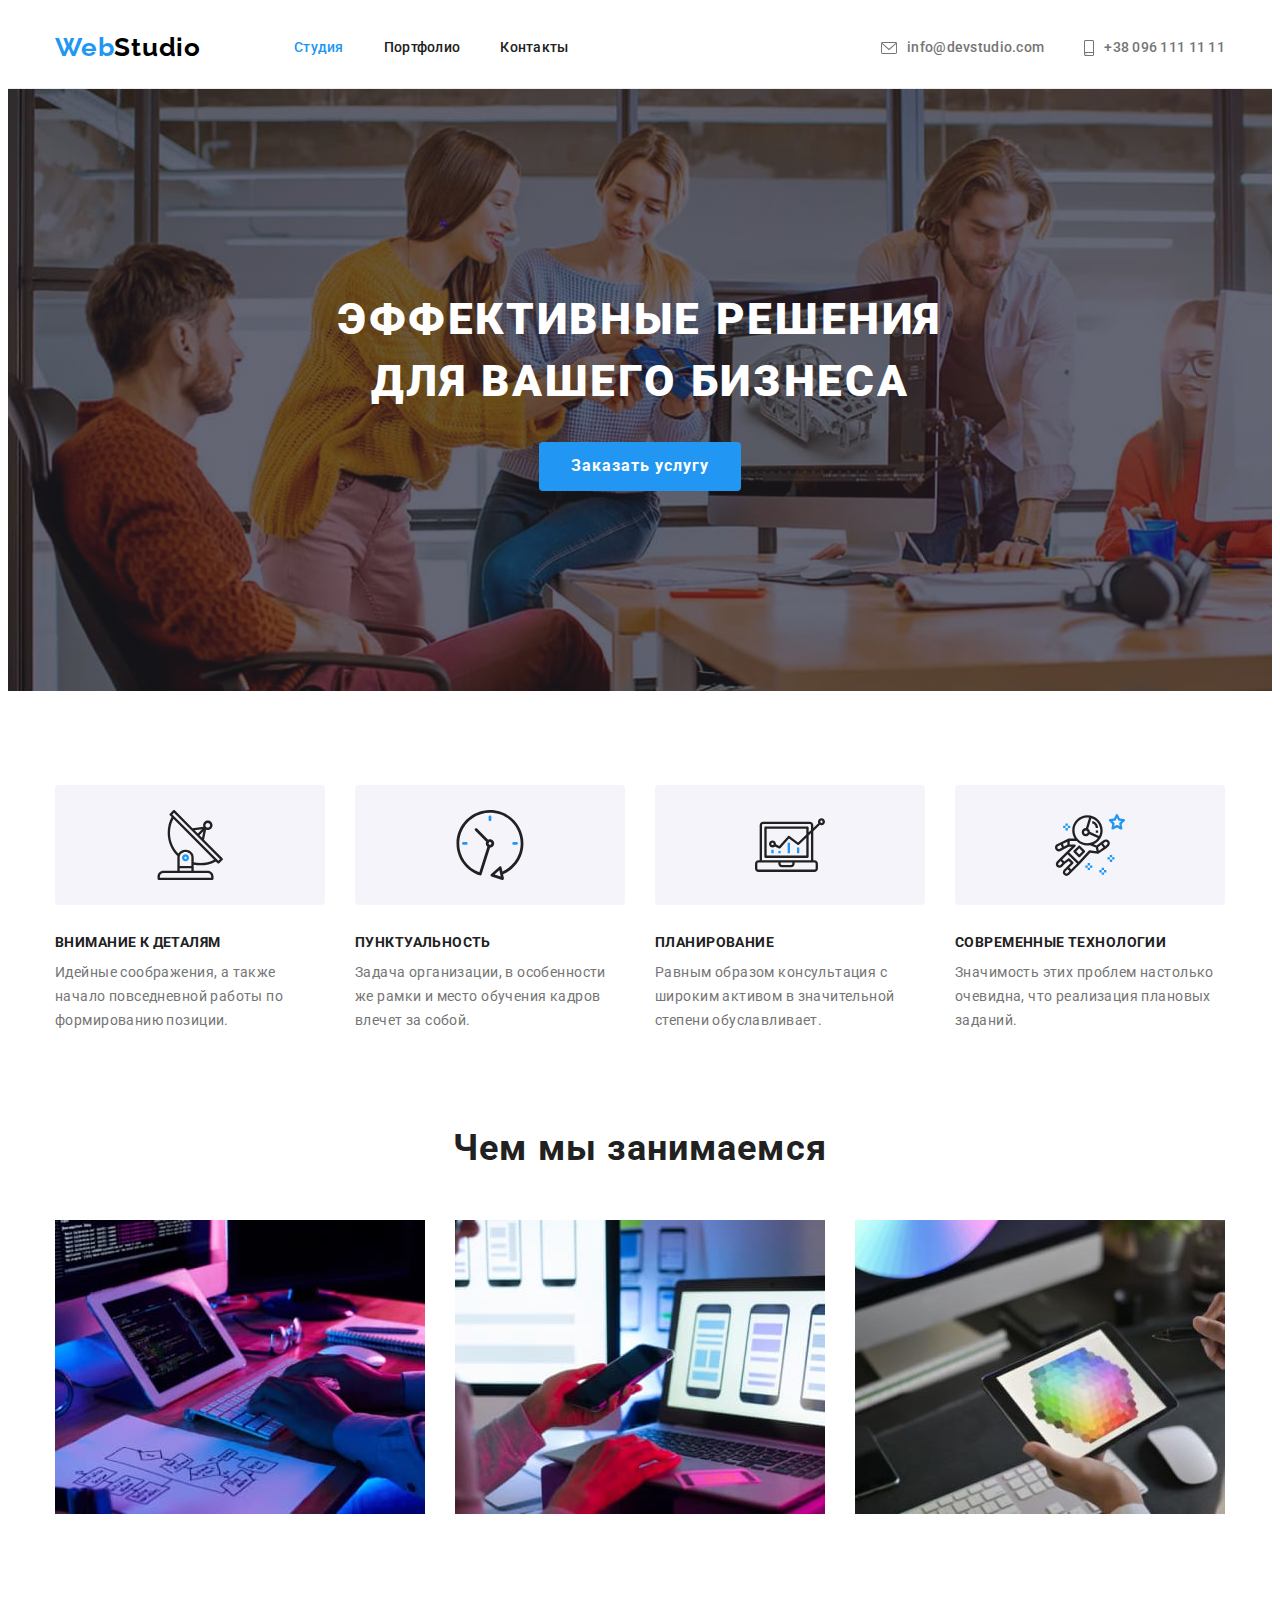
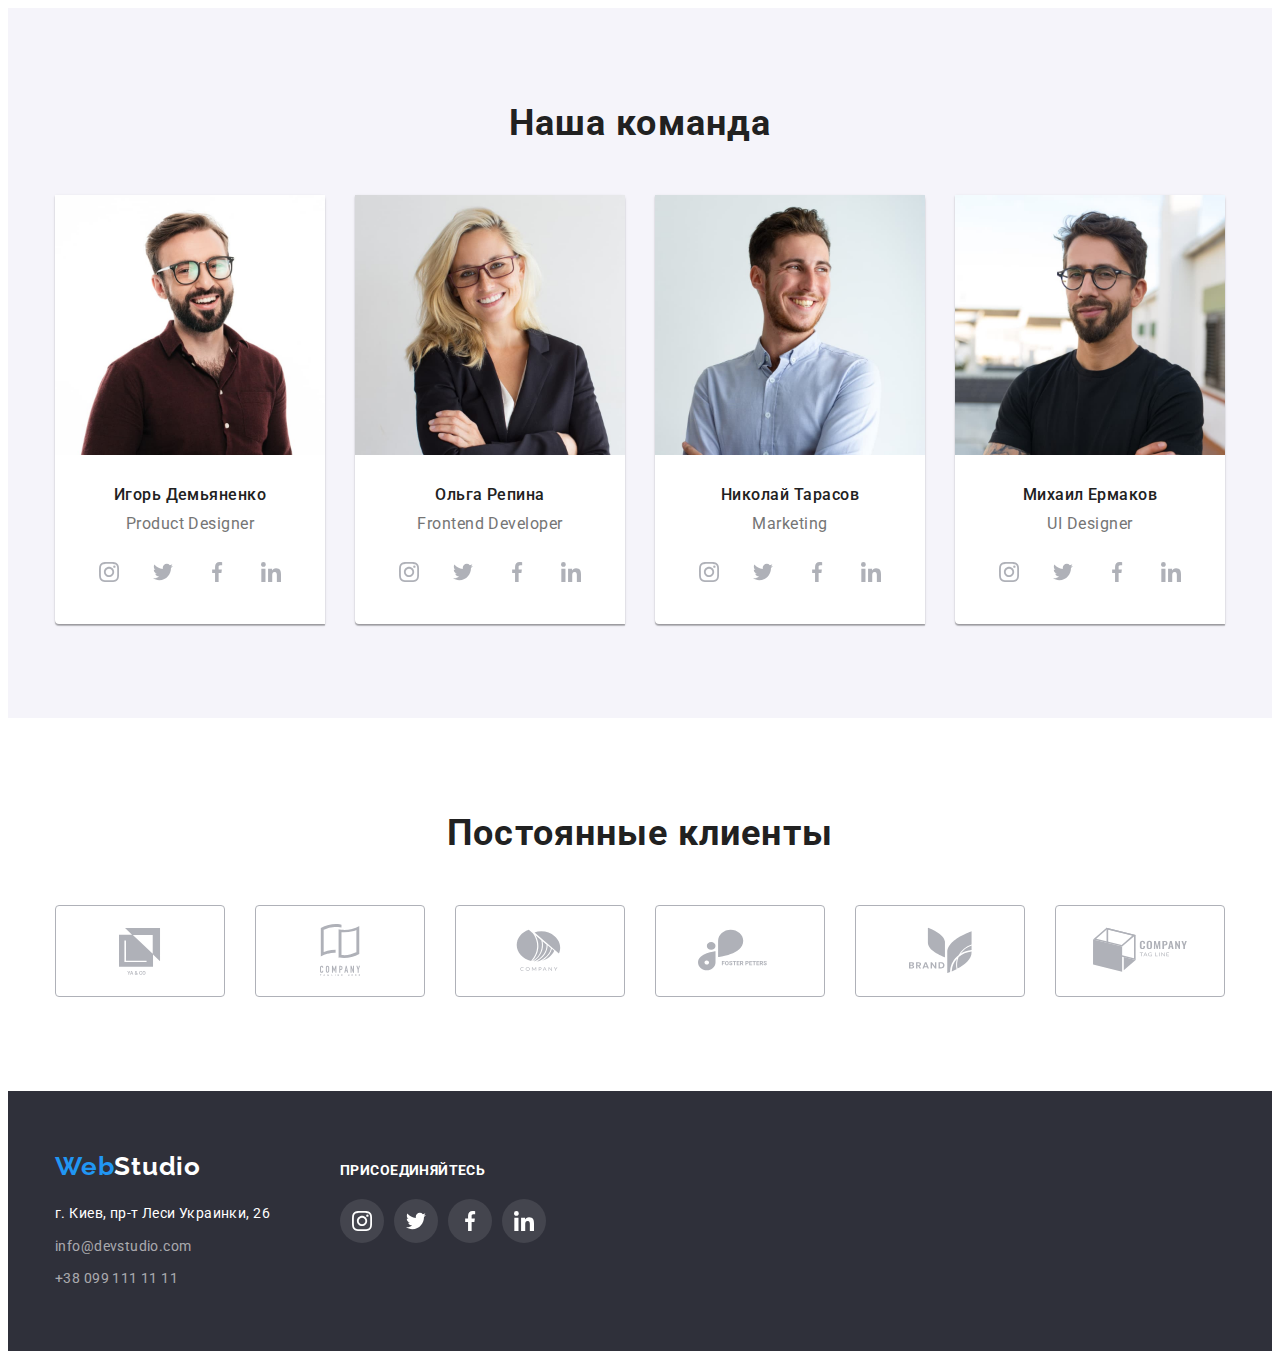
<file: index.html>
<!DOCTYPE html>
<html lang="ru">
<head>
    <meta charset="UTF-8">
    <meta http-equiv="X-UA-Compatible" content="IE=edge">
    <meta name="viewport" content="width=device-width, initial-scale=1.0">
    <title>Студия</title>
<link rel="preconnect" href="https://fonts.googleapis.com">
<link rel="preconnect" href="https://fonts.gstatic.com" crossorigin>
<link href="https://fonts.googleapis.com/css2?family=Raleway:wght@700&family=Roboto:wght@400;500;700;900&display=swap"
      rel="stylesheet">
<link rel="stylesheet" href="https://cdnjs.cloudflare.com/ajax/libs/modern-normalize/1.1.0/modern-normalize.min.css"
    integrity="sha512-wpPYUAdjBVSE4KJnH1VR1HeZfpl1ub8YT/NKx4PuQ5NmX2tKuGu6U/JRp5y+Y8XG2tV+wKQpNHVUX03MfMFn9Q=="
    crossorigin="anonymous" referrerpolicy="no-referrer" />
<link rel="stylesheet" href="./css/styles.css">
</head>
<body class="body">
<!-- header -->
<header class="header">
    <!-- навигация -->
        <div class="main-nav container">
            <nav class="navigation">
            <a href="./index.html" class="logo logo-h">Web<span class="logo-header">Studio</span></a>
            <ul class="site-nav">
                <li class="nav-item"><a href="./index.html" class="nav-link current">Студия</a></li>
                <li class="nav-item"><a href="./portfolio.html" class="nav-link">Портфолио</a></li>
                <li class="nav-item"><a href="/" class="nav-link">Контакты</a></li>
            </ul>
        </nav>
        <ul class="header-info">
            <li class="nav-item"><a href="mailto:info@devstudio.com" class="contacts-header">
            <svg class="contacts-ico" width="16" height="12">
                    <use href="./images/sprite.svg#icon-mail"></use>
                </svg>info@devstudio.com</a></li>
            <li class="nav-item"><a href="tel:+380961111111" class="contacts-header">
            <svg class="contacts-ico" width="10" height="16">
                    <use href="./images/sprite.svg#icon-smartphone"></use>
                </svg>+38 096 111 11 11</a></li>
        </ul>
    </div>
</header>  
    <main>
<!-- hero -->
<section class="hero">
        <h1 class="hero-title">Эффективные решения <br>для вашего бизнеса</h1>
        <button type="button" class="hero-button">Заказать услугу</button>
</section>
<!-- особенности -->
<section class="section section-feat">
<div class="container">
        <h2 class="vis-hiden">Особенности</h2>
        <ul class="features">
            <li class="title-txt">
                <div class="feat-ico">
                <svg class="feat-logo">
                    <use href="./images/sprite.svg#icon-group"></use>
                </svg>
            </div>
                <h3 class="title">Внимание к деталям</h3>
                <p class="text">Идейные соображения, а также начало повседневной работы по формированию позиции.</p>
            </li>
            <li class="title-txt">
                <div class="feat-ico">
                <svg class="feat-logo">
                    <use href="./images/sprite.svg#icon-clock"></use>
                </svg>
            </div>
                <h3 class="title">Пунктуальность</h3>
                <p class="text">Задача организации, в особенности же рамки и место обучения кадров влечет за собой.</p>
            </li>
            <li class="title-txt">
                <div class="feat-ico">
                <svg class="feat-logo">
                    <use href="./images/sprite.svg#icon-diagram"></use>
                </svg>
            </div>
                <h3 class="title">Планирование</h3>
                <p class="text">Равным образом консультация с широким активом в значительной степени обуславливает.</p>
            </li>
            <li class="title-txt">
                <div class="feat-ico">
                <svg class="feat-logo">
                    <use href="./images/sprite.svg#icon-astronaut"></use>
                </svg>
            </div>
                <h3 class="title">Современные технологии</h3>
                <p class="text">Значимость этих проблем настолько очевидна, что реализация плановых заданий.</p>
            </li>
        </ul>
</div>
</section>
<!-- чем мы занимаемся -->
<section class="section section-work">
        <div class="container">
            <h2 class="section-title">Чем мы занимаемся</h2>
            <ul class="work">
                <li class="work-list">
                    <img src="./images/programming.jpg" alt="Програмирование" width="370" />
                </li>
                <li class="work-list">
                    <img src="./images/development.jpg" alt="Разработка" width="370" />
                </li>
                <li class="work-list">
                    <img src="./images/design.jpg" alt="Дизайн" width="370" />
                </li>
            </ul>
        </div>
</section>
<!-- команда -->
<section class="section section-team">
    <div class="container">
        <h2 class="section-title">Наша команда</h2>
        <ul class="team">
            <li class="team-unit">
                <img src="./images/product_designer.jpg" alt="Игорь Демьяненко" width="370" />
                <div class="team-txt">
                    <h3 class="team-title">Игорь Демьяненко</h3>
                <p lang="en" class="team-post">Product Designer</p>
                <div class="soc-card">
                    <ul class="soc-btn">
                        <li class="soc-unit">
                            <a href="" class="soc-link">
                                <svg class="soc-logo">
                                    <use href="./images/sprite.svg#icon-instagram"></use>
                                </svg>
                            </a>
                        </li>
                        <li class="soc-unit">
                            <a href="" class="soc-link">
                                <svg class="soc-logo">
                                    <use href="./images/sprite.svg#icon-twitter"></use>
                                </svg>
                            </a>
                        </li>
                        <li class="soc-unit">
                            <a href="" class="soc-link">
                                <svg class="soc-logo">
                                    <use href="./images/sprite.svg#icon-facebook"></use>
                                </svg>
                            </a>
                        </li>
                        <li class="soc-unit">
                            <a href="" class="soc-link">
                                <svg class="soc-logo">
                                    <use href="./images/sprite.svg#icon-linkedin"></use>
                                </svg>
                            </a>
                        </li>
                    </ul>
                </div>
            </div>
            </li>
            <li class="team-unit">
                <img src="./images/frontend_developer.jpg" alt="Ольга Репина" width="370" />
                <div class="team-txt">
                    <h3 class="team-title">Ольга Репина</h3>
                <p lang="en" class="team-post">Frontend Developer</p>
                <div class="soc-card">
                    <ul class="soc-btn">
                        <li class="soc-unit">
                            <a href="" class="soc-link">
                                <svg class="soc-logo">
                                    <use href="./images/sprite.svg#icon-instagram"></use>
                                </svg>
                            </a>
                        </li>
                        <li class="soc-unit">
                            <a href="" class="soc-link">
                                <svg class="soc-logo">
                                    <use href="./images/sprite.svg#icon-twitter"></use>
                                </svg>
                            </a>
                        </li>
                        <li class="soc-unit">
                            <a href="" class="soc-link">
                                <svg class="soc-logo">
                                    <use href="./images/sprite.svg#icon-facebook"></use>
                                </svg>
                            </a>
                        </li>
                        <li class="soc-unit">
                            <a href="" class="soc-link">
                                <svg class="soc-logo">
                                    <use href="./images/sprite.svg#icon-linkedin"></use>
                                </svg>
                            </a>
                        </li>
                    </ul>
                </div>
                </div>
            </li>
            <li class="team-unit">
                <img src="./images/marketing.jpg" alt="Николай Тарасов" width="370" />
                <div class="team-txt">
                    <h3 class="team-title">Николай Тарасов</h3>
                <p lang="en" class="team-post">Marketing</p>
                <div class="soc-card">
                    <ul class="soc-btn">
                        <li class="soc-unit">
                            <a href="" class="soc-link">
                                <svg class="soc-logo">
                                    <use href="./images/sprite.svg#icon-instagram"></use>
                                </svg>
                            </a>
                        </li>
                        <li class="soc-unit">
                            <a href="" class="soc-link">
                                <svg class="soc-logo">
                                    <use href="./images/sprite.svg#icon-twitter"></use>
                                </svg>
                            </a>
                        </li>
                        <li class="soc-unit">
                            <a href="" class="soc-link">
                                <svg class="soc-logo">
                                    <use href="./images/sprite.svg#icon-facebook"></use>
                                </svg>
                            </a>
                        </li>
                        <li class="soc-unit">
                            <a href="" class="soc-link">
                                <svg class="soc-logo">
                                    <use href="./images/sprite.svg#icon-linkedin"></use>
                                </svg>
                            </a>
                        </li>
                    </ul>
                </div>
                </div>
            </li>
            <li class="team-unit">
                <img src="./images/ui_designer.jpg" alt="Михаил Ермаков" width="370" />
               <div class="team-txt">
                    <h3 class="team-title">Михаил Ермаков</h3>
                <p lang="en" class="team-post">UI Designer</p>
                <div class="soc-card">
                    <ul class="soc-btn">
                        <li class="soc-unit">
                            <a href="" class="soc-link">
                                <svg class="soc-logo">
                                    <use href="./images/sprite.svg#icon-instagram"></use>
                                </svg>
                            </a>
                        </li>
                        <li class="soc-unit">
                            <a href="" class="soc-link">
                                <svg class="soc-logo">
                                    <use href="./images/sprite.svg#icon-twitter"></use>
                                </svg>
                            </a>
                        </li>
                        <li class="soc-unit">
                            <a href="" class="soc-link">
                                <svg class="soc-logo">
                                    <use href="./images/sprite.svg#icon-facebook"></use>
                                </svg>
                            </a>
                        </li>
                        <li class="soc-unit">
                            <a href="" class="soc-link">
                                <svg class="soc-logo">
                                    <use href="./images/sprite.svg#icon-linkedin"></use>
                                </svg>
                            </a>
                        </li>
                    </ul>
                </div>
               </div>
            </li>
        </ul>
    </div>
    </section>
    <!-- клиенты -->
    <!-- список ссылок -->
    <section class="section section-client">
        <div class="container">
            <h2 class="section-title">Постоянные клиенты</h2>
            <ul class="clients">
                
                <li class="cl-unit">
                    <a href="" class="cl-link">
                <svg class="cl-logo">
                    <use href="./images/sprite.svg#icon-cl1"></use>
                </svg>
                </a>
                </li>

                <li class="cl-unit">
                    <a href="" class="cl-link">
                <svg class="cl-logo">
                    <use href="./images/sprite.svg#icon-cl2"></use>
                </svg>
                </a>
                </li>

                <li class="cl-unit">
                    <a href="" class="cl-link">
                <svg class="cl-logo">
                    <use href="./images/sprite.svg#icon-cl3"></use>
                </svg>
                </a>
                </li>

                <li class="cl-unit">
                    <a href="" class="cl-link">
                <svg class="cl-logo">
                    <use href="./images/sprite.svg#icon-cl4"></use>
                </svg>
                </a>
                </li>

                <li class="cl-unit">
                    <a href="" class="cl-link">
                <svg class="cl-logo">
                    <use href="./images/sprite.svg#icon-cl5"></use>
                </svg>
                </a>
                </li>

                <li class="cl-unit">
                    <a href="" class="cl-link">
                <svg class="cl-logo">
                    <use href="./images/sprite.svg#icon-cl6"></use>
                </svg>
                </a>
                </li>
            </ul>
        </div>
    </section>
</main>
<!-- footer -->
<footer class="page-footer">
    <div class="footer container">
<div class="contacts-ft">
        <a href="./index.html" class="logo logo-f">Web<span class="logo-footer">Studio</span></a>
        <address>
            <ul class="footer-info">
                <li class="footer-item"><a href="https://goo.gl/maps/7974E7wmpm6zUWJ98" class="contacts-footer location">г.
                        Киев, пр-т Леси
                        Украинки, 26</a>
                </li>
                <li class="footer-item"><a href="mailto:info@devstudio.com" class="contacts-footer">info@devstudio.com</a></li>
                <li class="footer-item"><a href="tel:+380991111111" class="contacts-footer">+38 099 111 11 11</a></li>
            </ul>
        </address>
</div>
        <div class="soc-card-ft">
            <p class="soc-title-ft">присоединяйтесь</p>
            <ul class="soc-btn-ft">
                <li class="soc-unit-ft">
                    <a href="" class="soc-link-ft">
                        <svg class="soc-logo-ft">
                            <use href="./images/sprite.svg#icon-instagram"></use>
                        </svg>
                    </a>
                </li>
                <li class="soc-unit-ft">
                    <a href="" class="soc-link-ft">
                        <svg class="soc-logo-ft">
                            <use href="./images/sprite.svg#icon-twitter"></use>
                        </svg>
                    </a>
                </li>
                <li class="soc-unit-ft">
                    <a href="" class="soc-link-ft">
                        <svg class="soc-logo-ft">
                            <use href="./images/sprite.svg#icon-facebook"></use>
                        </svg>
                    </a>
                </li>
                <li class="soc-unit-ft">
                    <a href="" class="soc-link-ft">
                        <svg class="soc-logo-ft">
                            <use href="./images/sprite.svg#icon-linkedin"></use>
                        </svg>
                    </a>
                </li>
            </ul>
        </div>
    </div>
</footer>
</body>

</html>
</file>
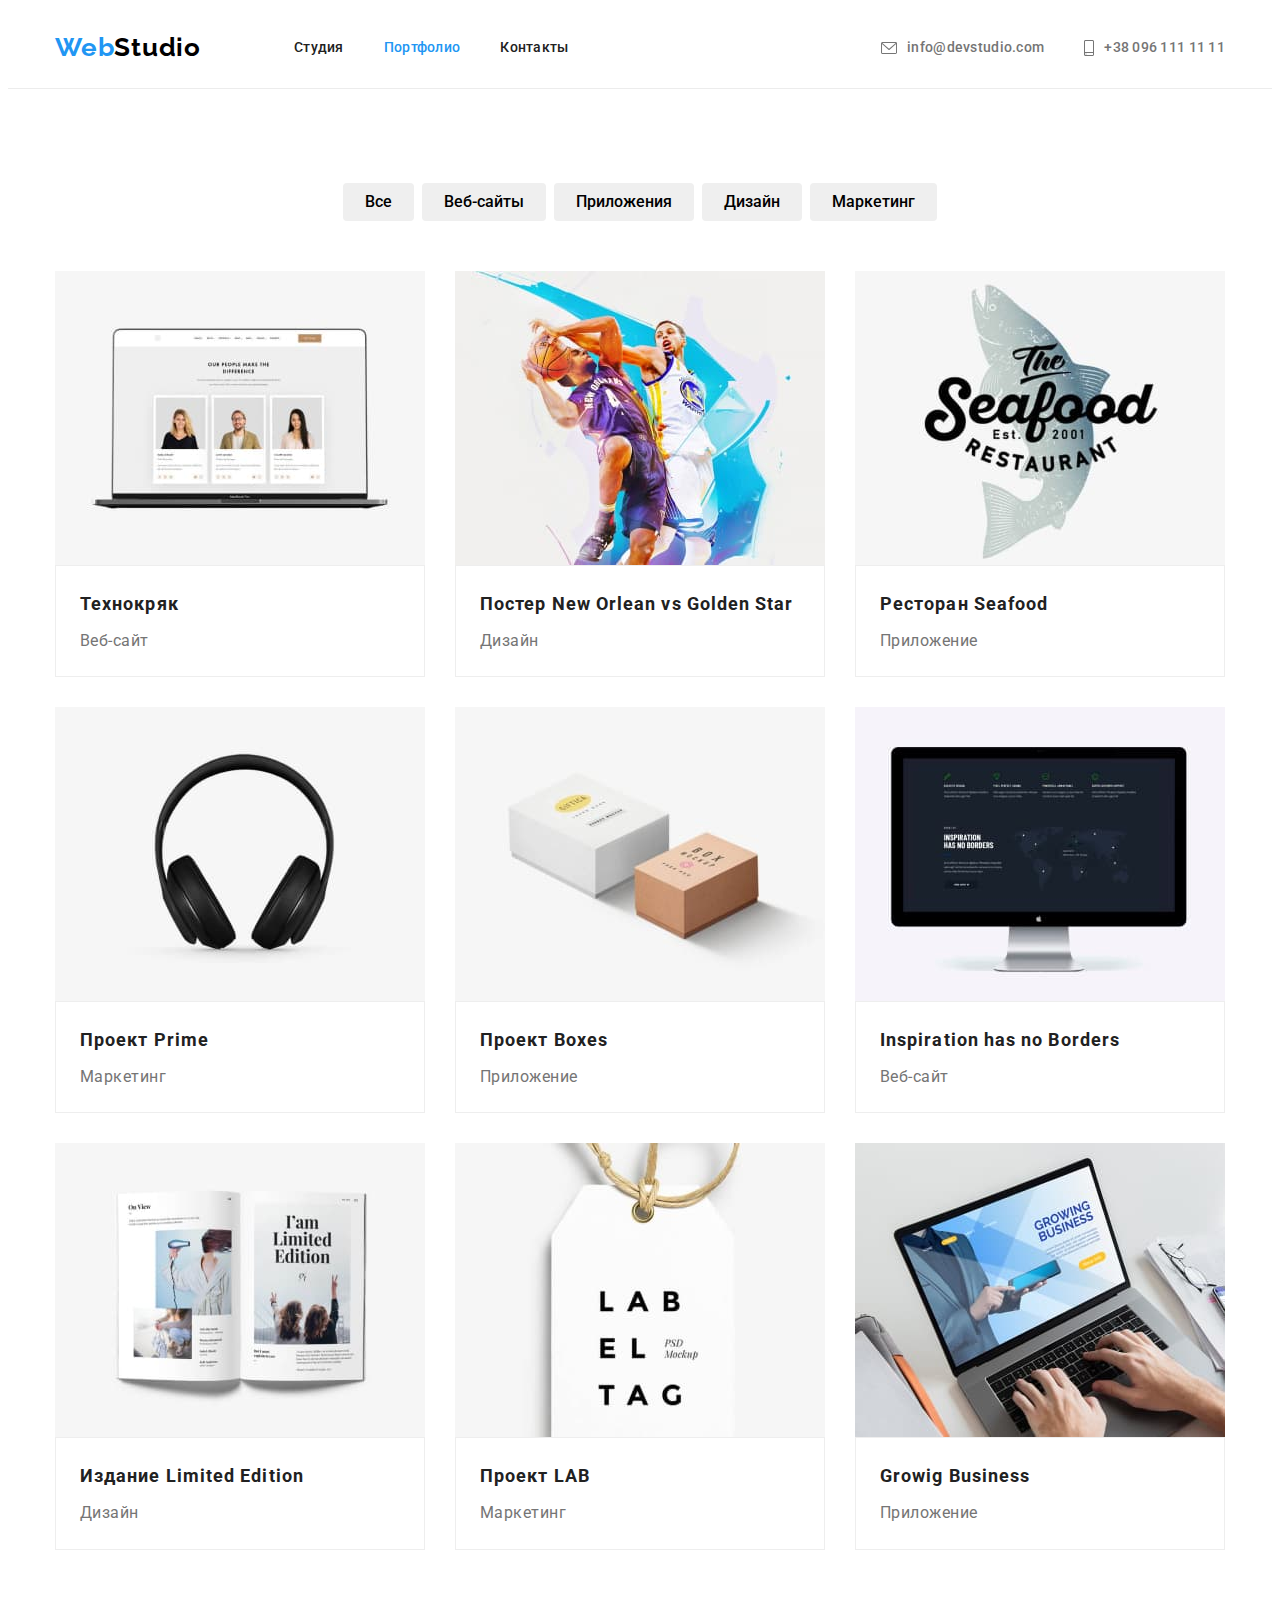
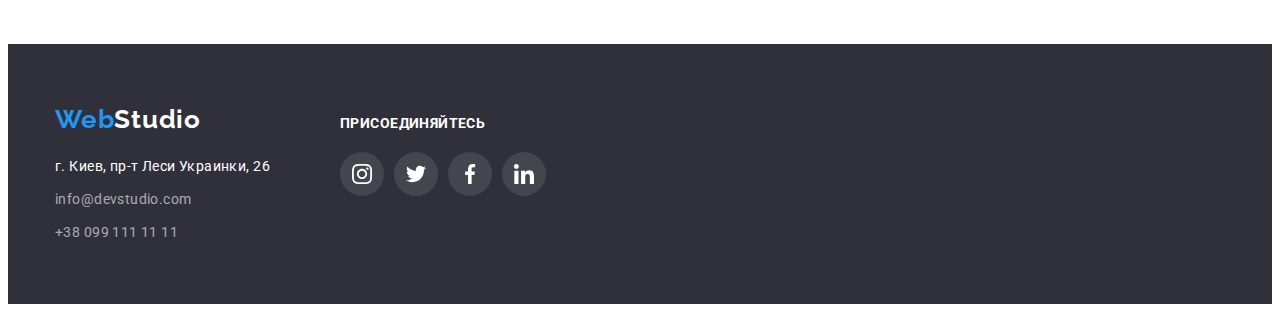
<file: portfolio.html>
<!DOCTYPE html>
<html lang="ru">
<head>
    <meta charset="UTF-8">
    <meta http-equiv="X-UA-Compatible" content="IE=edge">
    <meta name="viewport" content="width=device-width, initial-scale=1.0">
    <title>Портфолио</title>
<link rel="preconnect" href="https://fonts.googleapis.com">
<link rel="preconnect" href="https://fonts.gstatic.com" crossorigin>
<link href="https://fonts.googleapis.com/css2?family=Raleway:wght@700&family=Roboto:wght@400;500;700;900&display=swap"
      rel="stylesheet">
    <link rel="stylesheet" href="https://cdnjs.cloudflare.com/ajax/libs/modern-normalize/1.1.0/modern-normalize.min.css"
        integrity="sha512-wpPYUAdjBVSE4KJnH1VR1HeZfpl1ub8YT/NKx4PuQ5NmX2tKuGu6U/JRp5y+Y8XG2tV+wKQpNHVUX03MfMFn9Q=="
        crossorigin="anonymous" referrerpolicy="no-referrer" />
    <link rel="stylesheet" href="./css/styles.css">
</head>
<body class="body">
    <!-- header -->
<header class="header">
    <!-- навигация -->
    <div class="main-nav container">
        <nav class="navigation">
            <a href="./index.html" class="logo logo-h">Web<span class="logo-header">Studio</span></a>
            <ul class="site-nav">
                <li class="nav-item"><a href="./index.html" class="nav-link">Студия</a></li>
                <li class="nav-item"><a href="./portfolio.html" class="nav-link current">Портфолио</a></li>
                <li class="nav-item"><a href="/" class="nav-link">Контакты</a></li>
            </ul>
</nav>
<ul class="header-info">
    <li class="nav-item"><a href="mailto:info@devstudio.com" class="contacts-header">
            <svg class="contacts-ico" width="16" height="12">
                <use href="./images/sprite.svg#icon-mail"></use>
            </svg>info@devstudio.com</a></li>
    <li class="nav-item"><a href="tel:+380961111111" class="contacts-header">
            <svg class="contacts-ico" width="10" height="16">
                <use href="./images/sprite.svg#icon-smartphone"></use>
            </svg>+38 096 111 11 11</a></li>
</ul>
</div>
</header>
    <main>
    <!-- кнопки -->
    <section class="section">
       <div class="container">
            <h1 class="vis-hiden">Портфолио</h1>
            <ul class="filter">
                <li class="filter-btn"><button type="button" class="button">Все</button></li>
                <li class="filter-btn"><button type="button" class="button">Веб-сайты</button></li>
                <li class="filter-btn"><button type="button" class="button">Приложения</button></li>
                <li class="filter-btn"><button type="button" class="button">Дизайн</button></li>
                <li class="filter-btn"><button type="button" class="button">Маркетинг</button></li>
            </ul>
    <!-- галерея портфолио -->
            <ul class="portfolio">
                <li class="item">
                    <a href="/" class="port-link"><img src="./images/tekhno.jpg" alt="Технокряк" width="370" />
                    <div class="port-txt">
                    <h2 class="port-title">Технокряк</h2>
                    <p class="port-branch">Веб-сайт</p>
                    </div></a>
                </li>
                <li class="item">
                    <a href="/" class="port-link"><img src="./images/no_gs.jpg" alt="Постер New Orlean vs Golden Star" width="370" />
                    <div class="port-txt">
                    <h2 class="port-title">Постер New Orlean vs Golden Star</h2>
                    <p class="port-branch">Дизайн</p>
                    </div></a>
                </li>
                <li class="item">
                    <a href="/" class="port-link"><img src="./images/seeafood.jpg" alt="Ресторан Seafood" width="370" />
                    <div class="port-txt">
                    <h2 class="port-title">Ресторан Seafood</h2>
                    <p class="port-branch">Приложение</p>
                    </div></a>
                </li>
                <li class="item">
                    <a href="/" class="port-link"><img src="./images/prime.jpg" alt="Проект Prime" width="370" />
                    <div class="port-txt">
                    <h2 class="port-title">Проект Prime</h2>
                    <p class="port-branch">Маркетинг</p>
                    </div></a>
                </li>
                <li class="item">
                    <a href="/" class="port-link"><img src="./images/boxes.jpg" alt="Проект Boxes" width="370" />
                    <div class="port-txt">
                    <h2 class="port-title">Проект Boxes</h2>
                    <p class="port-branch">Приложение</p>
                    </div></a>
                </li>
                <li class="item">
                    <a href="/" class="port-link"><img src="./images/inspiration.jpg" alt="Inspiration has no Borders" width="370" />
                    <div class="port-txt">
                    <h2 class="port-title" lang="en">Inspiration has no Borders</h2>
                    <p class="port-branch">Веб-сайт</p>
                    </div></a>
                </li>
                <li class="item">
                    <a href="/" class="port-link"><img src="./images/ltd_edition.jpg" alt="Издание Limited Edition" width="370" />
                    <div class="port-txt">
                    <h2 class="port-title">Издание Limited Edition</h2>
                    <p class="port-branch">Дизайн</p>
                    </div></a>
                </li>
                <li class="item">
                    <a href="/" class="port-link"><img src="./images/lab.jpg" alt="Проект LAB" width="370" />
                    <div class="port-txt">
                    <h2 class="port-title">Проект LAB</h2>
                    <p class="port-branch">Маркетинг</p>
                    </div></a>
                </li>
                <li class="item">
                    <a href="/" class="port-link"><img src="./images/gr_bussines.jpg" alt="Growing Business" width="370" />
                    <div class="port-txt">
                    <h2 class="port-title" lang="en">Growig Business</h2>
                    <p class="port-branch">Приложение</p>
                    </div></a>
                </li>
            </ul>
       </div>
    </section>
    </main>
<!-- footer -->
<footer class="page-footer">
    <div class="footer container">
        <div class="contacts-ft">
            <a href="./index.html" class="logo logo-f">Web<span class="logo-footer">Studio</span></a>
            <address>
                <ul class="footer-info">
                    <li class="footer-item"><a href="https://goo.gl/maps/7974E7wmpm6zUWJ98"
                            class="contacts-footer location">г.
                            Киев, пр-т Леси
                            Украинки, 26</a>
                    </li>
                    <li class="footer-item"><a href="mailto:info@devstudio.com"
                            class="contacts-footer">info@devstudio.com</a></li>
                    <li class="footer-item"><a href="tel:+380991111111" class="contacts-footer">+38 099 111 11 11</a>
                    </li>
                </ul>
            </address>
        </div>
        <div class="soc-card-ft">
            <p class="soc-title-ft">присоединяйтесь</p>
            <ul class="soc-btn-ft">
                <li class="soc-unit-ft">
                    <a href="" class="soc-link-ft">
                        <svg class="soc-logo-ft">
                            <use href="./images/sprite.svg#icon-instagram"></use>
                        </svg>
                    </a>
                </li>
                <li class="soc-unit-ft">
                    <a href="" class="soc-link-ft">
                        <svg class="soc-logo-ft">
                            <use href="./images/sprite.svg#icon-twitter"></use>
                        </svg>
                    </a>
                </li>
                <li class="soc-unit-ft">
                    <a href="" class="soc-link-ft">
                        <svg class="soc-logo-ft">
                            <use href="./images/sprite.svg#icon-facebook"></use>
                        </svg>
                    </a>
                </li>
                <li class="soc-unit-ft">
                    <a href="" class="soc-link-ft">
                        <svg class="soc-logo-ft">
                            <use href="./images/sprite.svg#icon-linkedin"></use>
                        </svg>
                    </a>
                </li>
            </ul>
        </div>
    </div>
</footer>
</body>

</html>
</file>
<file: css/styles.css>
:root {
  --title-text-color: #212121;
  --secondary-background-color: #f5f4fa;
  --primary-text-color: #757575;
  --accent-color: #2196f3;
  --fill-main: #afb1b8;
  --primary-font: "Roboto";
  --secondary-font: "Raleway";
}

*,
*::before,
*::after {
  box-sizing: border-box;
}

body {
  color: var(--title-text-color);
  font-family: var(--primary-font), sans-serif;
  background-color: #ffffff;
}

address {
  font-style: normal;
}

ul,
ol {
  list-style: none;
  margin: 0;
  padding: 0;
}

h1,
h2,
h3,
h4,
h5,
h6,
p {
  margin: 0;
}

a {
  text-decoration: none;
}

img {
  display: block;
  max-width: 100%;
  height: auto;
}
/* ===container=== */
.container {
  margin-left: auto;
  margin-right: auto;
  padding-left: 15px;
  padding-right: 15px;
  width: 1200px;
}
/* ================================================ */

/* скрытые элементы */
.vis-hiden {
  width: 1px;
  height: 1px;
  visibility: hidden;
  margin-top: -1px;
}

/* ===навигация сайта===, ===header=== */

.header {
  border-bottom: 1px solid #ececec;
}

.main-nav {
  display: flex;
}
.contacts-ico {
  margin-right: 10px;
  fill: var(--primary-text-color);
}
.contacts-header:hover .contacts-ico,
.contacts-header:focus .contacts-ico {
  fill: var(--accent-color);
}

.header-info {
  display: flex;
  margin-left: auto;
}

.site-nav {
  display: flex;
}

.navigation {
  display: flex;
  align-items: center;
}

.nav-item {
  display: flex;
  align-content: center;
  margin-right: 40px;
  align-items: center;
}

.nav-item:last-child {
  margin-right: 0;
}

.nav-link,
.contacts-header {
  padding: 32px 0;
  display: block;
  color: var(--title-text-color);
  font-weight: 500;
  font-size: 14px;
  line-height: 1.1;
  letter-spacing: 0.02em;
}
.contacts-header {
  display: inline-flex;
  justify-content: center;
  align-items: center;
  color: var(--primary-text-color);
}

.nav-link:focus,
.contacts-header:hover,
.nav-link:hover,
.contacts-header:focus,
.nav-link.current {
  color: var(--accent-color);
}

/* ============================================= */

/* логотип студии */
.logo {
  display: inline-block;
  color: var(--accent-color);
  font-family: var(--secondary-font);
  font-weight: 700;
  font-size: 26px;
  line-height: 1.2;
  letter-spacing: 0.03em;
}

.logo.logo-h {
  margin-right: 93px;
}

.logo-header {
  color: #000000;
}
.logo-footer {
  color: #ffffff;
}
/* =============================================== */

/* страница ===студия=== */

/* герой */
.hero {
  background-color: #212121;
  background-image: linear-gradient(
      rgba(47, 48, 58, 0.4),
      rgba(47, 48, 58, 0.4)
    ),
    url(../images/bg-1.jpg);
  background-size: cover;
  text-align: center;
  background-repeat: no-repeat;
  padding: 200px 0;
  max-width: 1600px;
  margin-right: auto;
  margin-left: auto;
}

.hero-button {
  border-radius: 4px;
  border: transparent;
  display: inline-block;
  padding: 10px 32px;
  font-family: inherit;
  font-weight: 700;
  font-size: 16px;
  line-height: 1.8;
  letter-spacing: 0.06em;
  cursor: pointer;
  color: #ffffff;
  background: var(--accent-color);
}

.hero-title {
  margin-bottom: 30px;
  color: #ffffff;
  font-weight: 900;
  font-size: 44px;
  line-height: 1.4;
  letter-spacing: 0.06em;
  text-transform: uppercase;
}
/* ========================================== */

/* заголовки секций студии */
.section {
  padding: 94px 0;
}

.section-title {
  text-align: center;
  margin-bottom: 50px;
  font-weight: 700;
  font-size: 36px;
  line-height: 1.2;
  letter-spacing: 0.03em;
}
/* ========================================= */

/* особенности */
.features {
  display: flex;
}

.feat-ico {
  display: flex;
  justify-content: center;
  align-items: center;
  margin-bottom: 30px;
  width: 270px;
  height: 120px;
  background: #f5f4fa;
  border-radius: 4px;
}
.feat-logo {
  width: 70px;
  height: 70px;
}

.title {
  margin-bottom: 10px;
  color: var(--title-text-color);
  font-weight: 700;
  font-size: 14px;
  line-height: 1.14;
  letter-spacing: 0.03em;
  text-transform: uppercase;
}

.text {
  color: var(--primary-text-color);
  font-size: 14px;
  line-height: 1.71;
  letter-spacing: 0.03em;
}

.title-txt {
  margin-right: 30px;
}

.title-txt:last-child {
  margin-right: 0;
}

/* ======================================== */

/* чем мы занимаемся */
.section-work {
  padding-top: 0;
}

.work {
  display: flex;
}

.work-list {
  margin-right: 30px;
}

.work-list:last-child {
  margin-right: 0;
}
/* ======================================== */

/* команда */
.section-team {
  background-color: var(--secondary-background-color);
}
.team-txt {
  padding: 30px 0;
}

.team {
  margin-left: -30px;
  display: flex;
  wrap: wrap;
}

.team-unit {
  background: #fff;
  flex-basis: calc(100% / 4 - 30px);
  margin-left: 30px;
  box-shadow: 0px 1px 3px rgba(0, 0, 0, 0.12), 0px 1px 1px rgba(0, 0, 0, 0.14),
    0px 2px 1px rgba(0, 0, 0, 0.2);
  border-radius: 0 4px;
}

.team-title {
  margin-bottom: 10px;
  text-align: center;
  font-weight: 500;
  font-size: 16px;
  line-height: 1.2;
  letter-spacing: 0.03em;
}

.team-post {
  margin-bottom: 16px;
  text-align: center;
  color: var(--primary-text-color);
  font-size: 16px;
  line-height: 1.2;
  letter-spacing: 0.03em;
}

/* ===соцсети=== */
.soc-btn {
  display: flex;
  justify-content: center;
}

.soc-unit {
  display: flex;
  justify-content: center;
  margin-right: 10px;
}

.soc-unit:last-child {
  margin-right: 0;
}
.soc-logo {
  width: 20px;
  height: 20px;
  fill: var(--fill-main);
}

.soc-link {
  background-color: #fff;
  border-radius: 50%;
  width: 44px;
  height: 44px;
  display: inline-flex;
  justify-content: center;
  align-items: center;
}
/* .класс-ссылки:hover .класс-иконки {
  fill: нужный цвет; */

.soc-link:hover,
.soc-link:focus {
  background-color: var(--accent-color);
}
.soc-link:hover .soc-logo,
.soc-link:focus .soc-logo {
  fill: #ffffff;
}
/* ============================================ */

/* клиенты */

.clients {
  display: flex;
}

.cl-unit {
  display: flex;
  justify-content: center;
  margin-right: 30px;
}

.cl-unit:last-child {
  margin-right: 0;
}

.cl-logo {
  width: 106px;
  height: 60px;
  fill: var(--fill-main);
}

.cl-link {
  display: flex;
  justify-content: center;
  align-items: center;
  width: 170px;
  height: 92px;
  border: 1px solid var(--fill-main);
  border-radius: 4px;
}

.cl-link:hover .cl-logo,
.cl-link:focus .cl-logo {
  fill: var(--accent-color);
}
.cl-link:hover,
.cl-link:focus {
  border: 1px solid var(--accent-color);
}
/* ============================================ */

/* страница ===портфолио===*/

/* кнопки портфолио */
.filter-btn {
  margin-right: 8px;
}

.filter-btn:last-child {
  margin-right: 0;
}

.button:hover,
.button:focus {
  background-color: var(--accent-color);
  color: #ffffff;
  box-shadow: 0px 1px 1px rgba(0, 0, 0, 0.12), 0px 4px 4px rgba(0, 0, 0, 0.06),
    1px 4px 6px rgba(0, 0, 0, 0.16);
}
.button:active {
  background-color: var(--accent-color);
  color: #ffffff;
}

.filter {
  margin-bottom: 50px;
  display: flex;
  justify-content: center;
}

.button {
  border: transparent;
  border-radius: 4px;
  text-align: center;
  padding: 6px 22px;
  font-family: inherit;
  cursor: pointer;
  font-weight: 500;
  font-size: 16px;
  line-height: 1.6;
}
/* ============================================= */

/* галерея портфолио */
.portfolio {
  display: flex;
  flex-wrap: wrap;
  margin-left: -30px;
  margin-top: -30px;
}
.item a {
  color: var(--title-text-color);
}

.item {
  cursor: pointer;
  flex-basis: calc(100% / 3 - 30px);
  margin-left: 30px;
  margin-top: 30px;
}
.port-link {
  display: block;
}
.port-link:hover,
.port-link:focus {
  box-shadow: 0px 1px 1px rgba(0, 0, 0, 0.12), 0px 4px 4px rgba(0, 0, 0, 0.06),
    1px 4px 6px rgba(0, 0, 0, 0.16);
}

.port-txt {
  border: 1px solid #eeeeee;
  padding: 20px 24px;
}

.port-title {
  margin-bottom: 4px;
  font-weight: 700;
  font-size: 18px;
  line-height: 2;
  letter-spacing: 0.06em;
}

.port-branch {
  color: var(--primary-text-color);
  font-size: 16px;
  line-height: 1.9;
  letter-spacing: 0.03em;
}
/* ================================================ */

/* ===футер=== */
.footer {
  display: flex;
  align-items: baseline;
}
.page-footer {
  background: #2f303a;
  padding: 60px 0;
}

.logo.logo-f {
  margin-bottom: 20px;
}

/* footer contacts  */

.contacts-footer {
  font-size: 14px;
  line-height: 1.7;
  letter-spacing: 0.03em;
  color: rgba(255, 255, 255, 0.6);
}

.contacts-footer.location {
  color: #ffffff;
}

.contacts-footer:focus,
.contacts-footer:hover {
  color: var(--accent-color);
}

.footer-item {
  margin-bottom: 9px;
}
.footer-item:last-child {
  margin-bottom: 0;
}
/* ===соцсети=== футера */
.soc-title-ft {
  font-weight: 700;
  font-size: 14px;
  line-height: 1.14;
  letter-spacing: 0.03em;
  text-transform: uppercase;
  color: #fff;
  margin-bottom: 20px;
}

.soc-btn-ft {
  display: flex;
}
.soc-card-ft {
  margin-left: 70px;
}
.soc-unit-ft {
  display: flex;
  justify-content: center;
  margin-right: 10px;
}
.soc-unit-ft:last-child {
  margin-right: 0;
}
.soc-logo-ft {
  width: 20px;
  height: 20px;
  fill: #fff;
}

.soc-link-ft {
  background-color: rgba(255, 255, 255, 0.1);
  border-radius: 50%;
  width: 44px;
  height: 44px;
  display: inline-flex;
  justify-content: center;
  align-items: center;
}

.soc-link-ft:hover,
.soc-link-ft:focus {
  background-color: var(--accent-color);
}
.soc-link-ft:hover .soc-logo-ft,
.soc-link-ft:focus .soc-logo-ft {
  fill: #ffffff;
}
/* ==================================== */
/* =================== end of css ================== */
</file>
